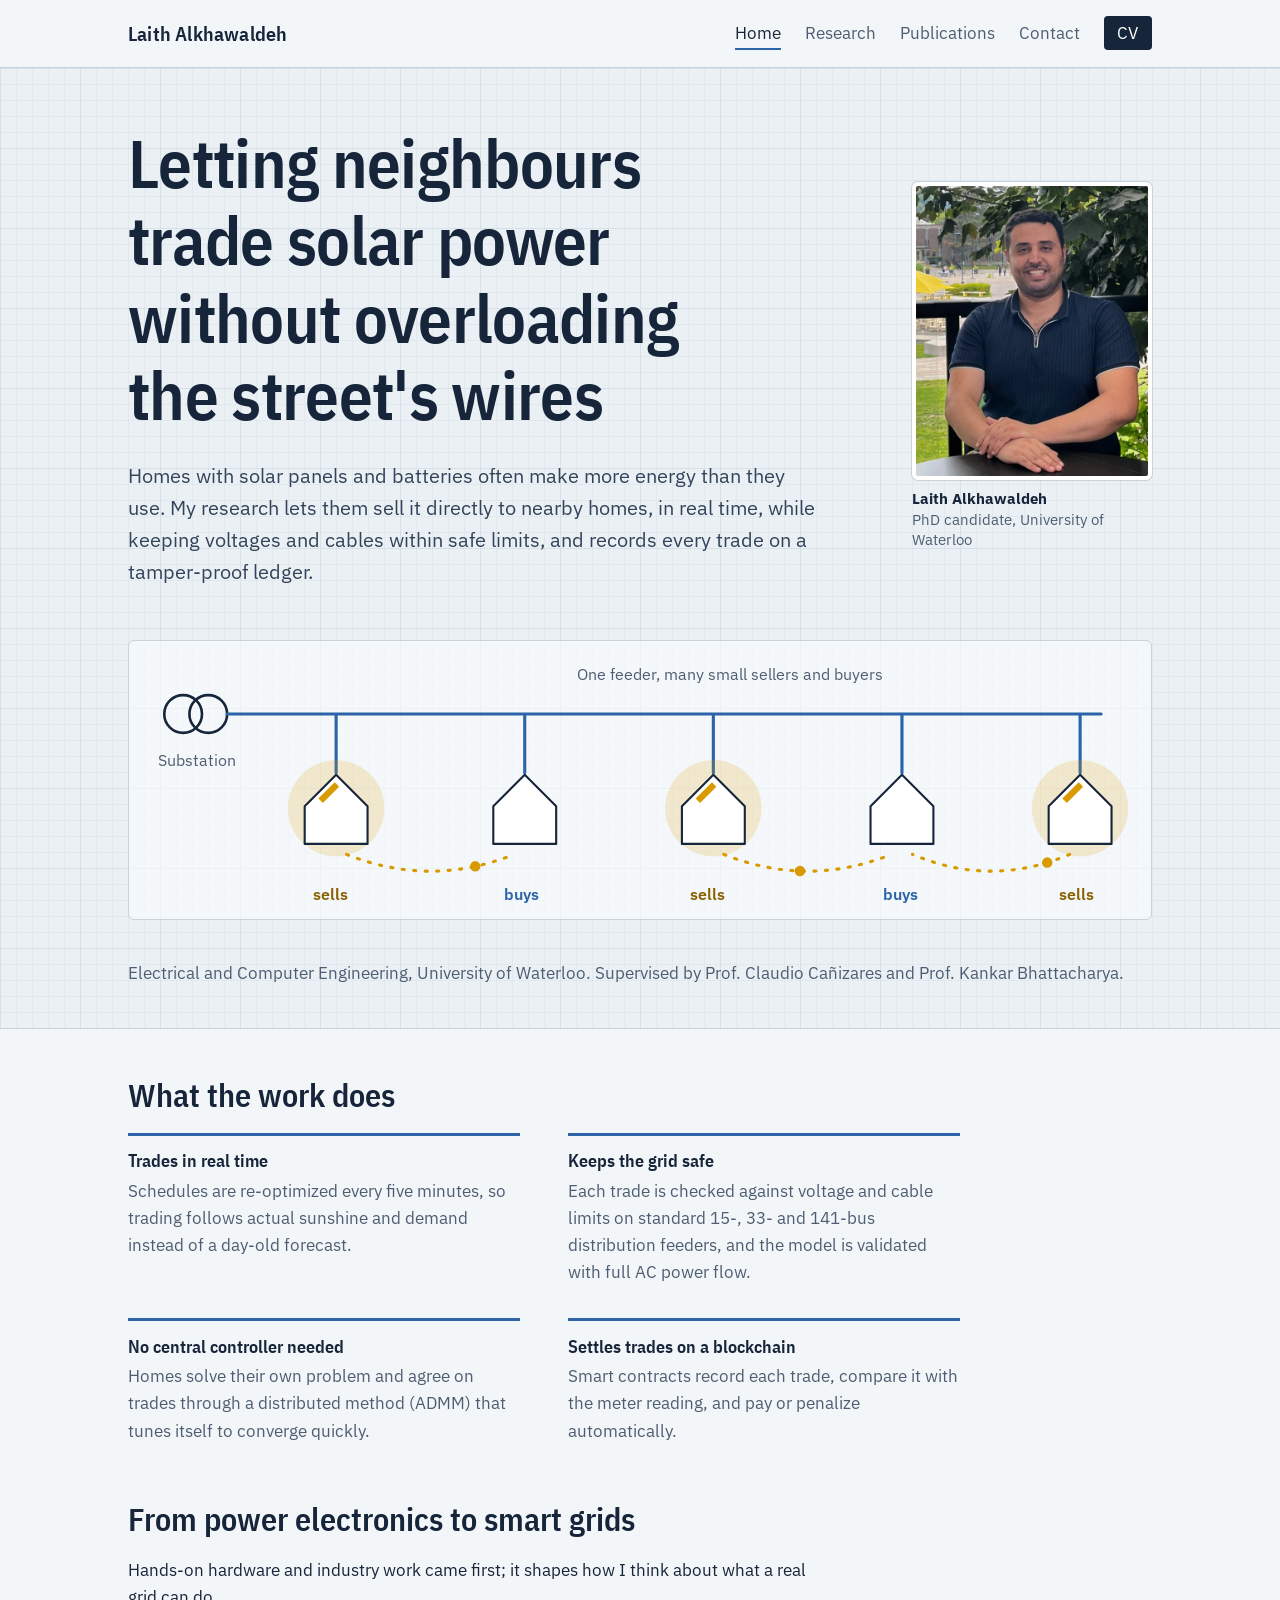
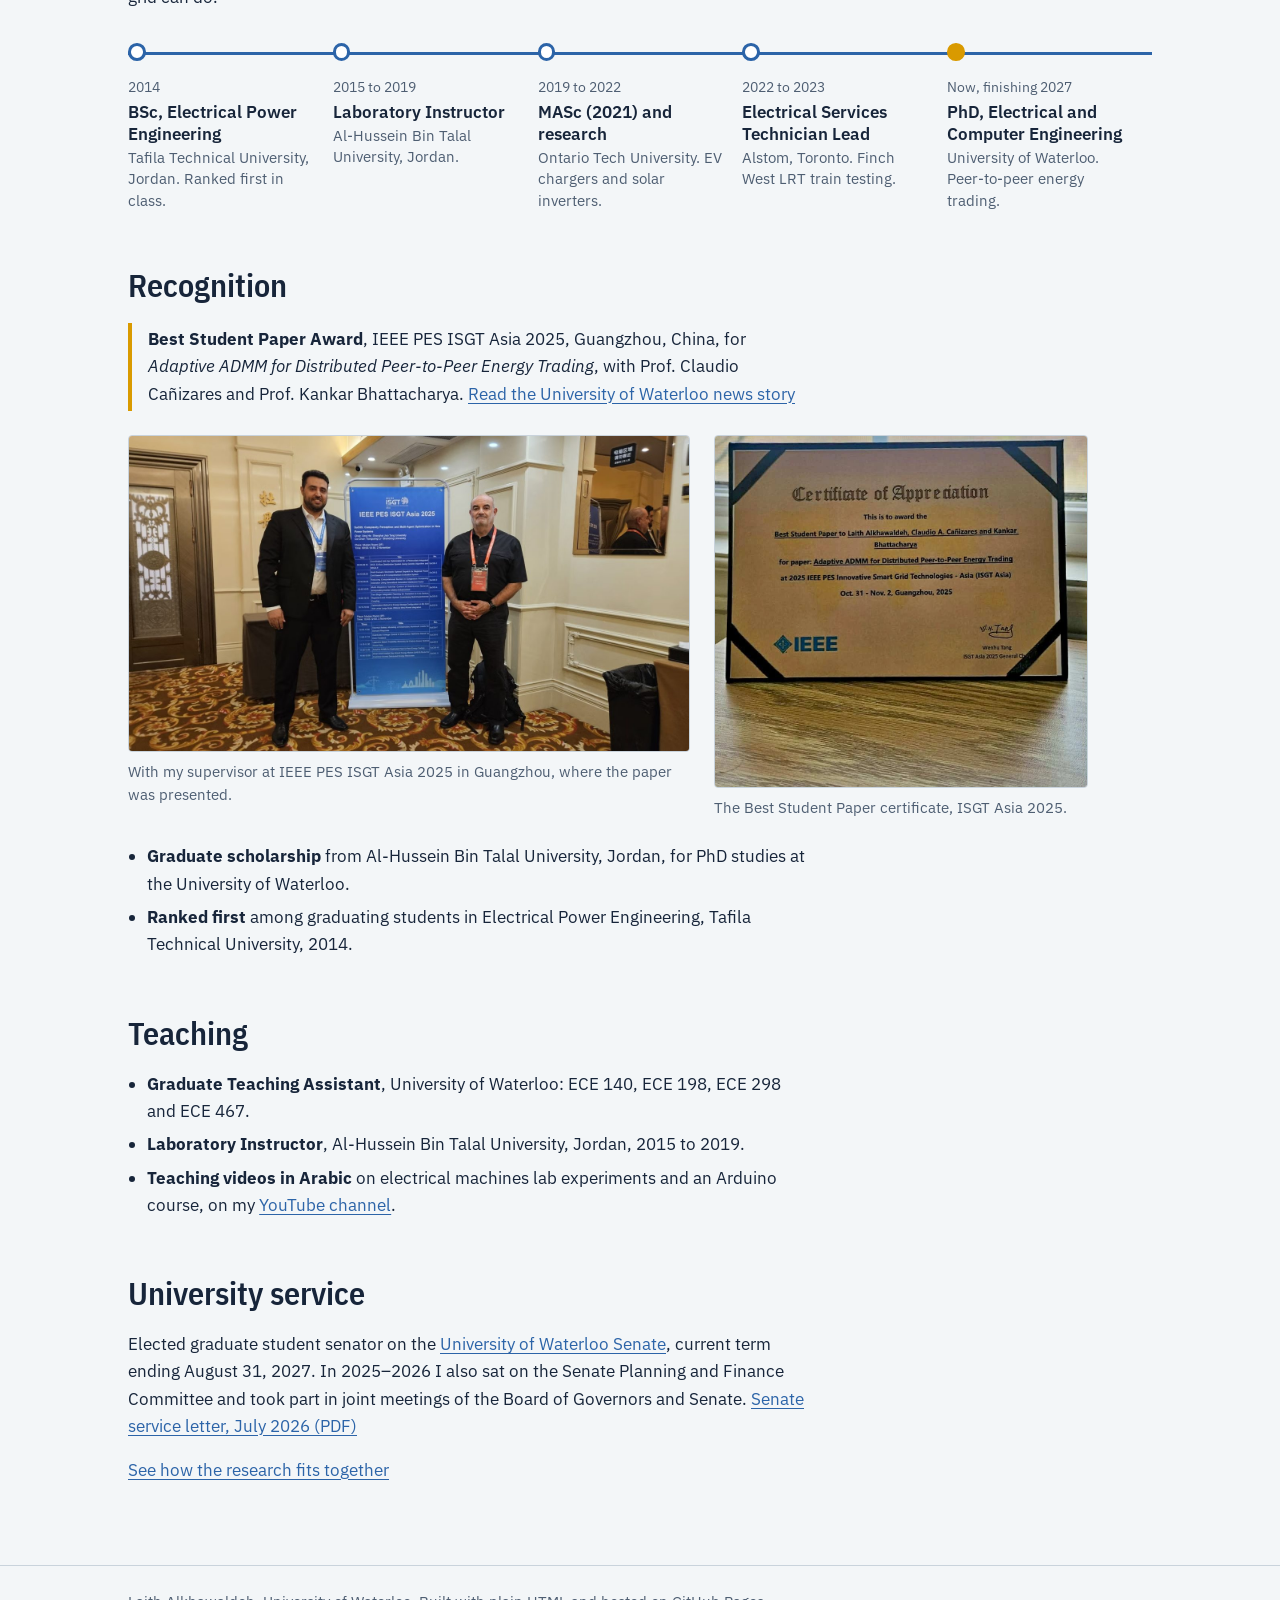
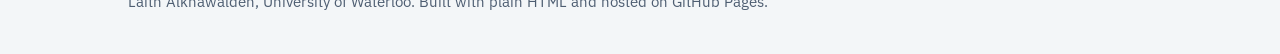
<file: index.html>
<!doctype html>
<html lang="en">
<head>
  <meta charset="utf-8">
  <meta name="viewport" content="width=device-width, initial-scale=1">
  <title>Laith Alkhawaldeh — Peer-to-peer energy trading research</title>
  <meta name="description" content="PhD research at the University of Waterloo: letting homes with solar trade energy with their neighbours in real time, without overloading the local grid.">
  <meta property="og:title" content="Laith Alkhawaldeh: peer-to-peer energy trading research">
  <meta property="og:description" content="PhD research at the University of Waterloo: homes with solar and batteries trading energy with neighbours in real time, while keeping the grid safe.">
  <meta property="og:image" content="https://laith1992.github.io/images/og-card.png">
  <meta property="og:url" content="https://laith1992.github.io/">
  <meta property="og:type" content="website">
  <meta name="twitter:card" content="summary_large_image">
  <link rel="preconnect" href="https://fonts.googleapis.com">
  <link rel="preconnect" href="https://fonts.gstatic.com" crossorigin>
  <link href="https://fonts.googleapis.com/css2?family=IBM+Plex+Sans+Condensed:wght@500;600&family=IBM+Plex+Sans:ital,wght@0,400;0,600;1,400&display=swap" rel="stylesheet">
  <link rel="stylesheet" href="style.css">
</head>
<body>
  <header class="site-head">
    <div class="wrap">
      <a class="name" href="index.html">Laith Alkhawaldeh</a>
      <nav aria-label="Main">
        <ul class="nav">
          <li><a href="index.html" aria-current="page">Home</a></li>
          <li><a href="research.html">Research</a></li>
          <li><a href="publications.html">Publications</a></li>
          <li><a href="contact.html">Contact</a></li>
          <li><a class="cv-link" href="cv.pdf">CV</a></li>
        </ul>
      </nav>
    </div>
  </header>

  <div class="hero-band">
    <div class="wrap hero">
      <div class="hero-top">
        <div class="hero-text">
          <h1>Letting neighbours trade solar power without overloading the street's wires</h1>
          <p class="lede">Homes with solar panels and batteries often make more energy than they use. My research lets them sell it directly to nearby homes, in real time, while keeping voltages and cables within safe limits, and records every trade on a tamper-proof ledger.</p>
        </div>
        <figure class="hero-photo">
          <img src="images/laith.jpg" width="560" height="700" alt="Laith Alkhawaldeh smiling, seated on a terrace on the University of Waterloo campus.">
          <figcaption><strong>Laith Alkhawaldeh</strong><br>PhD candidate, University of Waterloo</figcaption>
        </figure>
      </div>

      <svg class="feeder" viewBox="0 0 960 250" role="img" aria-labelledby="feeder-title feeder-desc">
        <title id="feeder-title">A neighbourhood feeder with homes trading energy</title>
        <desc id="feeder-desc">A substation feeds one line that serves five homes. Three homes have solar panels and send energy to their neighbours along the same line.</desc>
        <circle class="sub" cx="44" cy="62" r="18"/>
        <circle class="sub" cx="68" cy="62" r="18"/>
        <text x="20" y="112">Substation</text>
        <path class="line" d="M86 62 H920 M190 62 V118 M370 62 V118 M550 62 V118 M730 62 V118 M900 62 V118"/>
        <circle class="glow" cx="190" cy="152" r="46"/>
        <circle class="glow" cx="550" cy="152" r="46"/>
        <circle class="glow" cx="900" cy="152" r="46"/>
        <path class="house" d="M160 150 L190 120 L220 150 V186 H160 Z"/>
        <rect class="pv" x="172" y="134" width="22" height="6" transform="rotate(-45 183 137)"/>
        <path class="house" d="M340 150 L370 120 L400 150 V186 H340 Z"/>
        <path class="house" d="M520 150 L550 120 L580 150 V186 H520 Z"/>
        <rect class="pv" x="532" y="134" width="22" height="6" transform="rotate(-45 543 137)"/>
        <path class="house" d="M700 150 L730 120 L760 150 V186 H700 Z"/>
        <path class="house" d="M870 150 L900 120 L930 150 V186 H870 Z"/>
        <rect class="pv" x="882" y="134" width="22" height="6" transform="rotate(-45 893 137)"/>
        <path id="t1" class="trade" d="M200 196 Q280 228 360 196"/>
        <path id="t2" class="trade" d="M560 196 Q640 228 720 196"/>
        <path id="t3" class="trade" d="M890 196 Q815 228 740 196"/>
        <circle class="packet" r="5"><animateMotion dur="2.6s" repeatCount="indefinite"><mpath href="#t1"/></animateMotion></circle>
        <circle class="packet" r="5"><animateMotion dur="2.6s" begin="0.8s" repeatCount="indefinite"><mpath href="#t2"/></animateMotion></circle>
        <circle class="packet" r="5"><animateMotion dur="2.6s" begin="1.6s" repeatCount="indefinite"><mpath href="#t3"/></animateMotion></circle>
        <text class="label-sell" x="168" y="240">sells</text>
        <text class="label-buy" x="350" y="240">buys</text>
        <text class="label-sell" x="528" y="240">sells</text>
        <text class="label-buy" x="712" y="240">buys</text>
        <text class="label-sell" x="880" y="240">sells</text>
        <text x="420" y="30">One feeder, many small sellers and buyers</text>
      </svg>

      <p class="who">Electrical and Computer Engineering, University of Waterloo. Supervised by Prof. Claudio Cañizares and Prof. Kankar Bhattacharya.</p>
    </div>
  </div>

  <main class="wrap home-main">
    <section aria-labelledby="what">
      <h2 id="what">What the work does</h2>
      <ul class="points">
        <li>
          <h3>Trades in real time</h3>
          <p>Schedules are re-optimized every five minutes, so trading follows actual sunshine and demand instead of a day-old forecast.</p>
        </li>
        <li>
          <h3>Keeps the grid safe</h3>
          <p>Each trade is checked against voltage and cable limits on standard 15-, 33- and 141-bus distribution feeders, and the model is validated with full AC power flow.</p>
        </li>
        <li>
          <h3>No central controller needed</h3>
          <p>Homes solve their own problem and agree on trades through a distributed method (ADMM) that tunes itself to converge quickly.</p>
        </li>
        <li>
          <h3>Settles trades on a blockchain</h3>
          <p>Smart contracts record each trade, compare it with the meter reading, and pay or penalize automatically.</p>
        </li>
      </ul>
    </section>

    <section aria-labelledby="path">
      <h2 id="path">From power electronics to smart grids</h2>
      <p class="prose">Hands-on hardware and industry work came first; it shapes how I think about what a real grid can do.</p>
      <ol class="path">
        <li><span class="when">2014</span><span class="what">BSc, Electrical Power Engineering</span><span class="where">Tafila Technical University, Jordan. Ranked first in class.</span></li>
        <li><span class="when">2015 to 2019</span><span class="what">Laboratory Instructor</span><span class="where">Al-Hussein Bin Talal University, Jordan.</span></li>
        <li><span class="when">2019 to 2022</span><span class="what">MASc (2021) and research</span><span class="where">Ontario Tech University. EV chargers and solar inverters.</span></li>
        <li><span class="when">2022 to 2023</span><span class="what">Electrical Services Technician Lead</span><span class="where">Alstom, Toronto. Finch West LRT train testing.</span></li>
        <li class="now"><span class="when">Now, finishing 2027</span><span class="what">PhD, Electrical and Computer Engineering</span><span class="where">University of Waterloo. Peer-to-peer energy trading.</span></li>
      </ol>
    </section>

    <section aria-labelledby="recognition">
      <h2 id="recognition">Recognition</h2>
      <p class="award"><strong>Best Student Paper Award</strong>, IEEE PES ISGT Asia 2025, Guangzhou, China, for <em>Adaptive ADMM for Distributed Peer-to-Peer Energy Trading</em>, with Prof. Claudio Cañizares and Prof. Kankar Bhattacharya. <a href="https://uwaterloo.ca/electrical-computer-engineering/news/electrical-and-computer-engineering-phd-student-laith">Read the University of Waterloo news story</a></p>
      <div class="gallery">
        <figure>
          <img src="images/isgt-asia-2025.jpg" width="1400" height="788" loading="lazy" alt="Laith and his supervisor standing either side of the IEEE PES ISGT Asia 2025 session programme board in Guangzhou.">
          <figcaption>With my supervisor at IEEE PES ISGT Asia 2025 in Guangzhou, where the paper was presented.</figcaption>
        </figure>
        <figure>
          <img src="images/award-certificate.jpg" width="990" height="933" loading="lazy" alt="IEEE certificate awarding Best Student Paper to Laith Alkhawaldeh, Claudio A. Cañizares and Kankar Bhattacharya, ISGT Asia 2025, Oct. 31 to Nov. 2, Guangzhou.">
          <figcaption>The Best Student Paper certificate, ISGT Asia 2025.</figcaption>
        </figure>
      </div>
      <ul class="honours">
        <li><strong>Graduate scholarship</strong> from Al-Hussein Bin Talal University, Jordan, for PhD studies at the University of Waterloo.</li>
        <li><strong>Ranked first</strong> among graduating students in Electrical Power Engineering, Tafila Technical University, 2014.</li>
      </ul>
    </section>

    <section aria-labelledby="teaching">
      <h2 id="teaching">Teaching</h2>
      <ul class="honours">
        <li><strong>Graduate Teaching Assistant</strong>, University of Waterloo: ECE 140, ECE 198, ECE 298 and ECE 467.</li>
        <li><strong>Laboratory Instructor</strong>, Al-Hussein Bin Talal University, Jordan, 2015 to 2019.</li>
        <li><strong>Teaching videos in Arabic</strong> on electrical machines lab experiments and an Arduino course, on my <a href="https://www.youtube.com/@laithbasem1">YouTube channel</a>.</li>
      </ul>
    </section>

    <section aria-labelledby="service">
      <h2 id="service">University service</h2>
      <p class="prose">Elected graduate student senator on the <a href="https://uwaterloo.ca/secretariat/governing-bodies/senate">University of Waterloo Senate</a>, current term ending August 31, 2027. In 2025–2026 I also sat on the Senate Planning and Finance Committee and took part in joint meetings of the Board of Governors and Senate. <a href="docs/senate-service-letter-2026.pdf">Senate service letter, July 2026 (PDF)</a></p>
      <p><a href="research.html">See how the research fits together</a></p>
    </section>
  </main>

  <footer class="site-foot">
    <div class="wrap">Laith Alkhawaldeh, University of Waterloo. Built with plain HTML and hosted on GitHub Pages.</div>
  </footer>
</body>
</html>
</file>
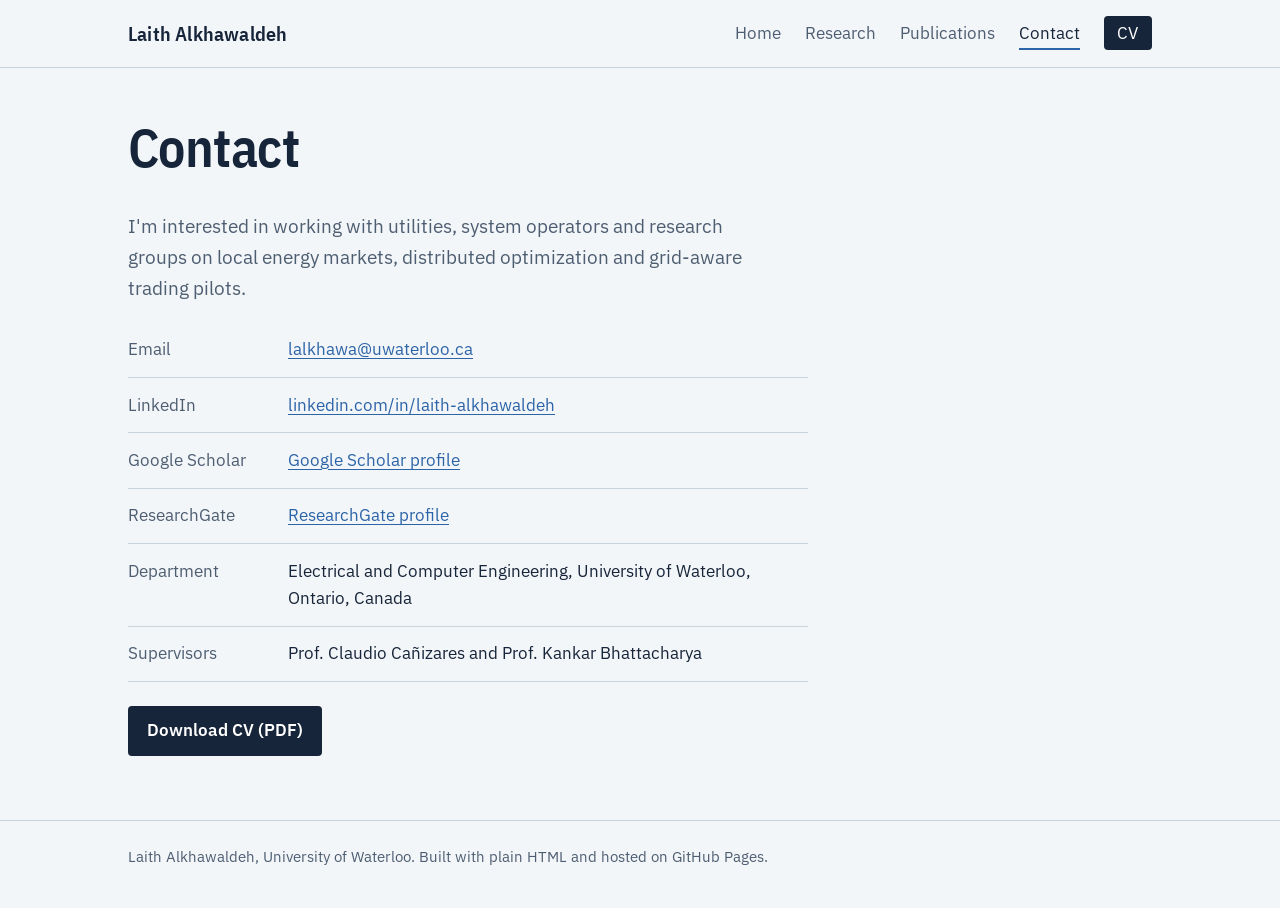
<file: contact.html>
<!doctype html>
<html lang="en">
<head>
  <meta charset="utf-8">
  <meta name="viewport" content="width=device-width, initial-scale=1">
  <title>Contact — Laith Alkhawaldeh</title>
  <meta name="description" content="Contact Laith Alkhawaldeh, PhD candidate in Electrical and Computer Engineering at the University of Waterloo.">
  <link rel="preconnect" href="https://fonts.googleapis.com">
  <link rel="preconnect" href="https://fonts.gstatic.com" crossorigin>
  <link href="https://fonts.googleapis.com/css2?family=IBM+Plex+Sans+Condensed:wght@500;600&family=IBM+Plex+Sans:ital,wght@0,400;0,600;1,400&display=swap" rel="stylesheet">
  <link rel="stylesheet" href="style.css">
</head>
<body>
  <header class="site-head">
    <div class="wrap">
      <a class="name" href="index.html">Laith Alkhawaldeh</a>
      <nav aria-label="Main">
        <ul class="nav">
          <li><a href="index.html">Home</a></li>
          <li><a href="research.html">Research</a></li>
          <li><a href="publications.html">Publications</a></li>
          <li><a href="contact.html" aria-current="page">Contact</a></li>
          <li><a class="cv-link" href="cv.pdf">CV</a></li>
        </ul>
      </nav>
    </div>
  </header>

  <main class="wrap">
    <h1>Contact</h1>
    <p class="lede">I'm interested in working with utilities, system operators and research groups on local energy markets, distributed optimization and grid-aware trading pilots.</p>

    <ul class="contact">
      <li><span>Email</span><a href="mailto:lalkhawa@uwaterloo.ca">lalkhawa@uwaterloo.ca</a></li>
      <li><span>LinkedIn</span><a href="https://www.linkedin.com/in/laith-alkhawaldeh-11640027b/">linkedin.com/in/laith-alkhawaldeh</a></li>
      <li><span>Google Scholar</span><a href="https://scholar.google.com/citations?user=9zYAplsAAAAJ&amp;hl=en">Google Scholar profile</a></li>
      <li><span>ResearchGate</span><a href="https://www.researchgate.net/profile/Laith-Alkhawaldeh">ResearchGate profile</a></li>
      <li><span>Department</span>Electrical and Computer Engineering, University of Waterloo, Ontario, Canada</li>
      <li><span>Supervisors</span>Prof. Claudio Cañizares and Prof. Kankar Bhattacharya</li>
    </ul>

    <a class="button" href="cv.pdf">Download CV (PDF)</a>
  </main>

  <footer class="site-foot">
    <div class="wrap">Laith Alkhawaldeh, University of Waterloo. Built with plain HTML and hosted on GitHub Pages.</div>
  </footer>
</body>
</html>
</file>
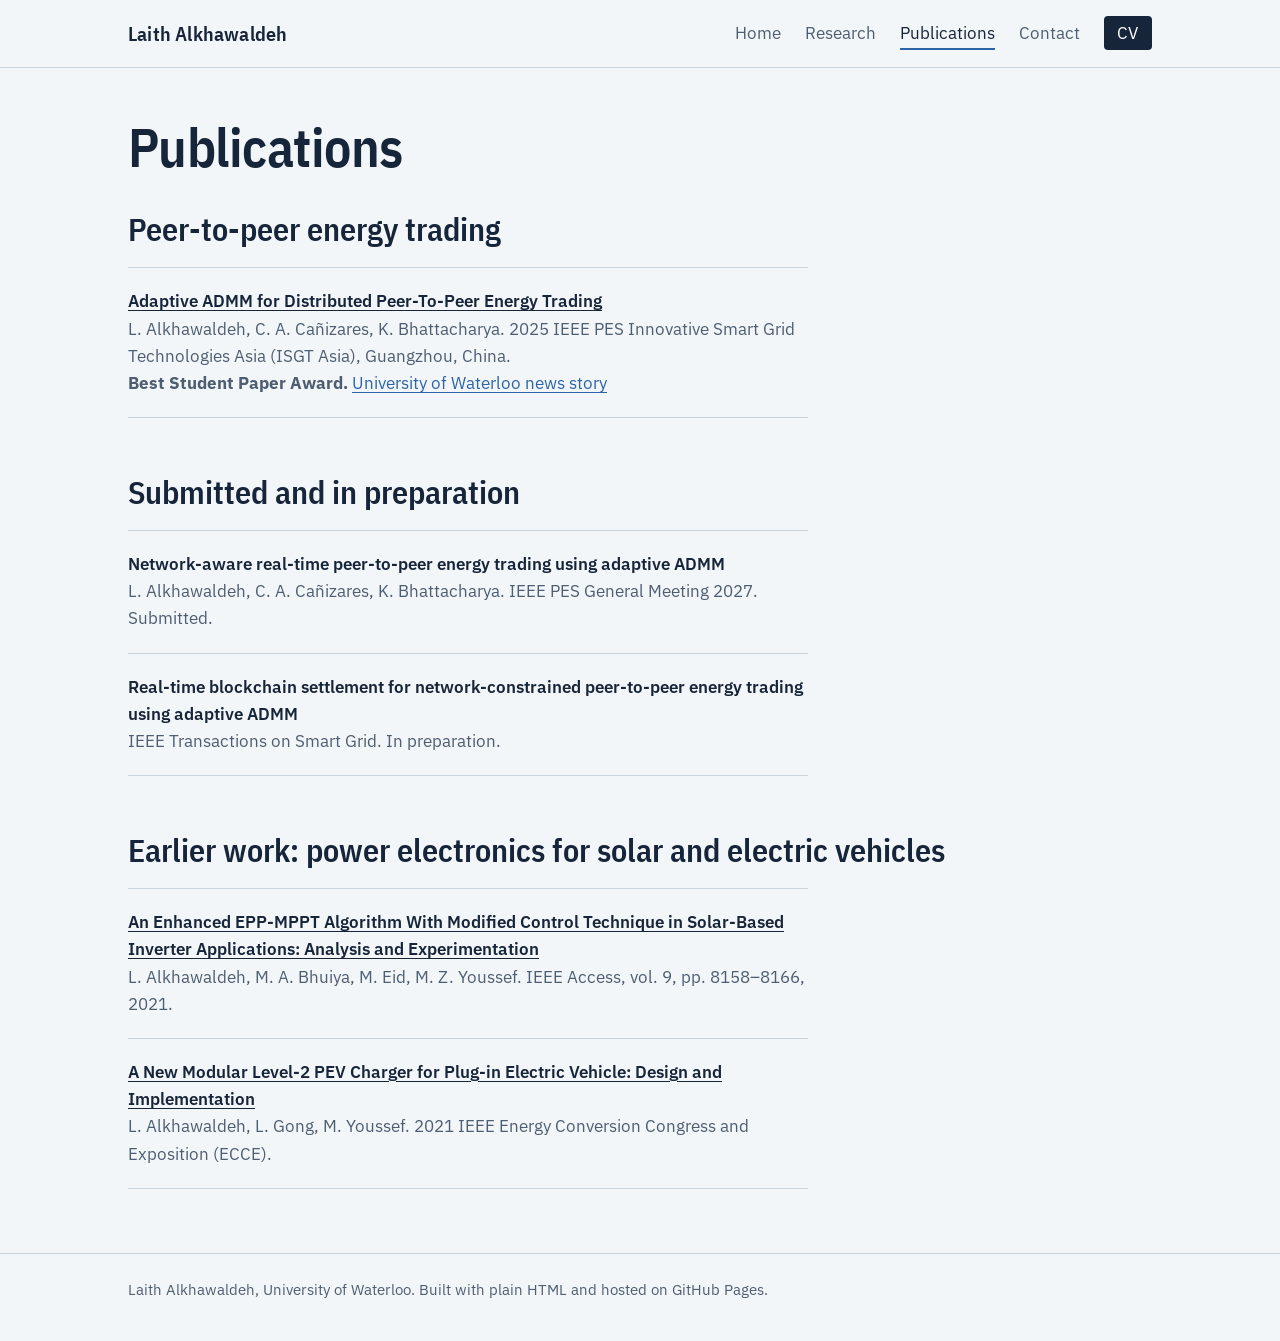
<file: publications.html>
<!doctype html>
<html lang="en">
<head>
  <meta charset="utf-8">
  <meta name="viewport" content="width=device-width, initial-scale=1">
  <title>Publications — Laith Alkhawaldeh</title>
  <meta name="description" content="Publications on peer-to-peer energy trading, adaptive ADMM, real-time MPC and blockchain settlement.">
  <link rel="preconnect" href="https://fonts.googleapis.com">
  <link rel="preconnect" href="https://fonts.gstatic.com" crossorigin>
  <link href="https://fonts.googleapis.com/css2?family=IBM+Plex+Sans+Condensed:wght@500;600&family=IBM+Plex+Sans:ital,wght@0,400;0,600;1,400&display=swap" rel="stylesheet">
  <link rel="stylesheet" href="style.css">
</head>
<body>
  <header class="site-head">
    <div class="wrap">
      <a class="name" href="index.html">Laith Alkhawaldeh</a>
      <nav aria-label="Main">
        <ul class="nav">
          <li><a href="index.html">Home</a></li>
          <li><a href="research.html">Research</a></li>
          <li><a href="publications.html" aria-current="page">Publications</a></li>
          <li><a href="contact.html">Contact</a></li>
          <li><a class="cv-link" href="cv.pdf">CV</a></li>
        </ul>
      </nav>
    </div>
  </header>

  <main class="wrap">
    <h1>Publications</h1>

    <section aria-labelledby="published">
      <h2 id="published">Peer-to-peer energy trading</h2>
      <ul class="pubs">
        <li>
          <a class="title" href="https://ieeexplore.ieee.org/document/11431487">Adaptive ADMM for Distributed Peer-To-Peer Energy Trading</a>
          <span class="venue">L. Alkhawaldeh, C. A. Cañizares, K. Bhattacharya. 2025 IEEE PES Innovative Smart Grid Technologies Asia (ISGT Asia), Guangzhou, China.</span>
          <span class="venue"><strong>Best Student Paper Award.</strong> <a href="https://uwaterloo.ca/electrical-computer-engineering/news/electrical-and-computer-engineering-phd-student-laith">University of Waterloo news story</a></span>
        </li>
      </ul>
    </section>

    <section aria-labelledby="review">
      <h2 id="review">Submitted and in preparation</h2>
      <ul class="pubs">
        <li>
          <span class="title">Network-aware real-time peer-to-peer energy trading using adaptive ADMM</span>
          <span class="venue">L. Alkhawaldeh, C. A. Cañizares, K. Bhattacharya. IEEE PES General Meeting 2027. Submitted.</span>
        </li>
        <li>
          <span class="title">Real-time blockchain settlement for network-constrained peer-to-peer energy trading using adaptive ADMM</span>
          <span class="venue">IEEE Transactions on Smart Grid. In preparation.</span>
        </li>
      </ul>
    </section>
    <section aria-labelledby="earlier">
      <h2 id="earlier">Earlier work: power electronics for solar and electric vehicles</h2>
      <ul class="pubs">
        <li>
          <a class="title" href="https://ieeexplore.ieee.org/document/9316246">An Enhanced EPP-MPPT Algorithm With Modified Control Technique in Solar-Based Inverter Applications: Analysis and Experimentation</a>
          <span class="venue">L. Alkhawaldeh, M. A. Bhuiya, M. Eid, M. Z. Youssef. IEEE Access, vol. 9, pp. 8158–8166, 2021.</span>
        </li>
        <li>
          <a class="title" href="https://ieeexplore.ieee.org/document/9594962">A New Modular Level-2 PEV Charger for Plug-in Electric Vehicle: Design and Implementation</a>
          <span class="venue">L. Alkhawaldeh, L. Gong, M. Youssef. 2021 IEEE Energy Conversion Congress and Exposition (ECCE).</span>
        </li>
      </ul>
    </section>
  </main>

  <footer class="site-foot">
    <div class="wrap">Laith Alkhawaldeh, University of Waterloo. Built with plain HTML and hosted on GitHub Pages.</div>
  </footer>
</body>
</html>
</file>
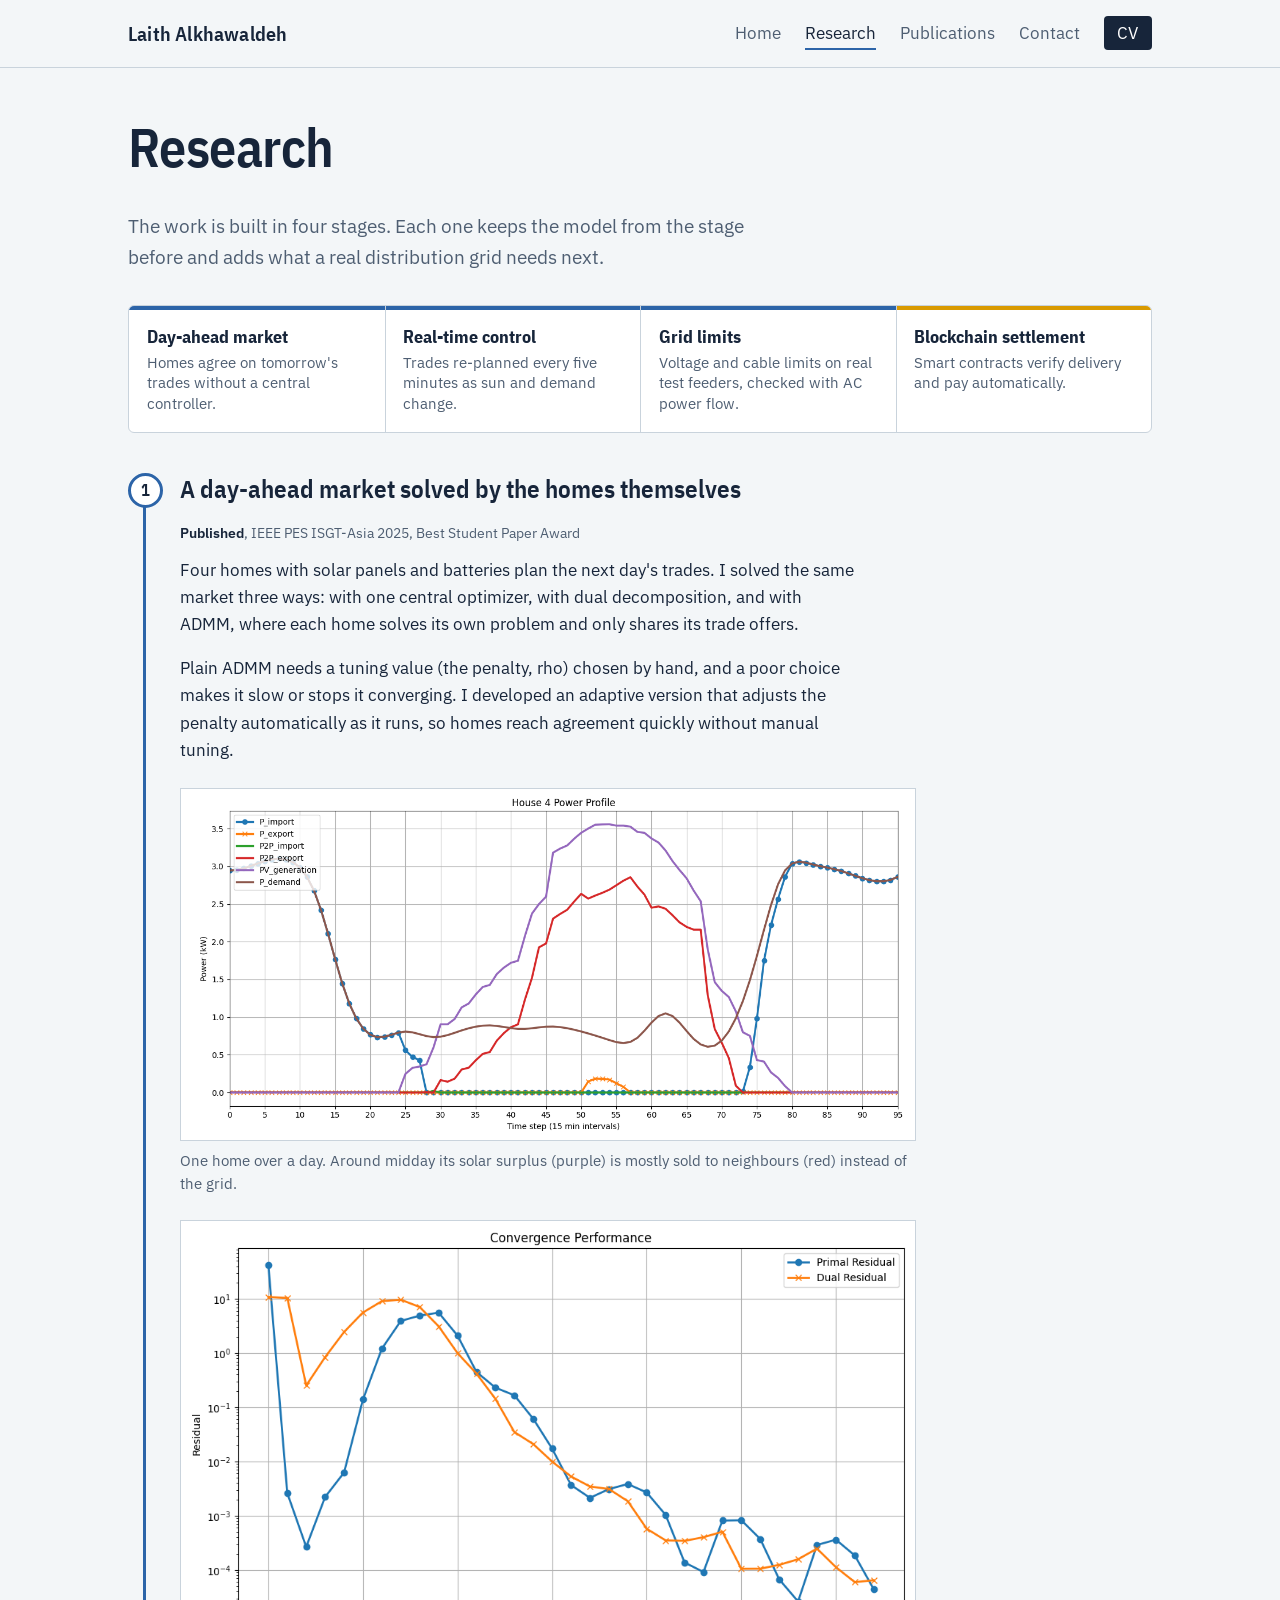
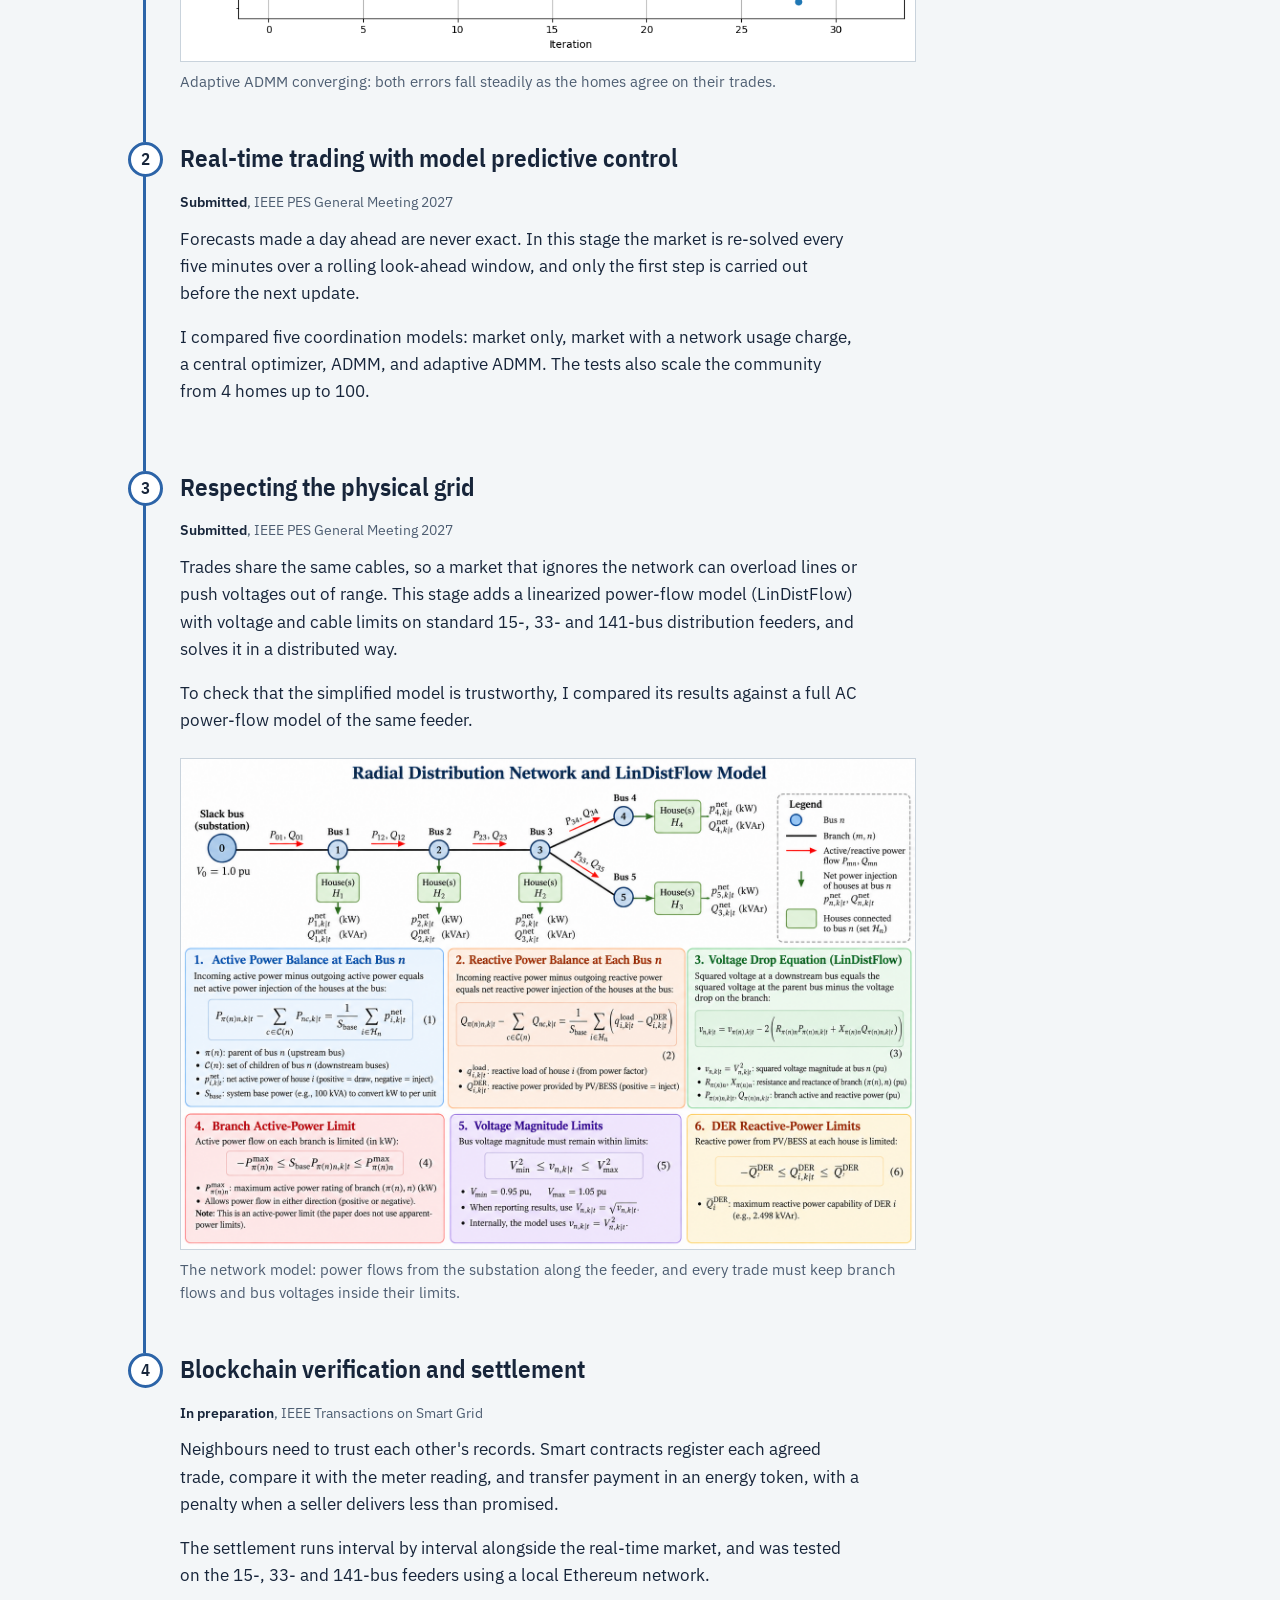
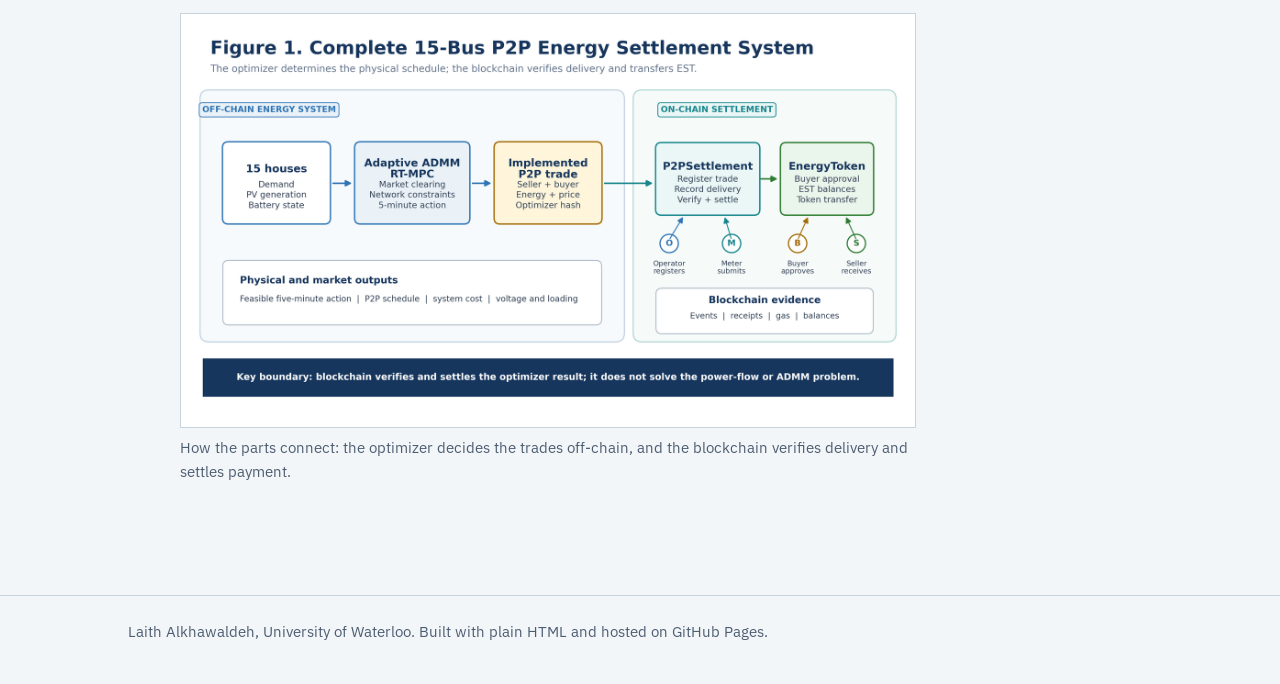
<file: research.html>
<!doctype html>
<html lang="en">
<head>
  <meta charset="utf-8">
  <meta name="viewport" content="width=device-width, initial-scale=1">
  <title>Research — Laith Alkhawaldeh</title>
  <meta name="description" content="Four stages of PhD research on peer-to-peer energy trading: day-ahead market, real-time MPC, network and AC validation, and blockchain settlement.">
  <link rel="preconnect" href="https://fonts.googleapis.com">
  <link rel="preconnect" href="https://fonts.gstatic.com" crossorigin>
  <link href="https://fonts.googleapis.com/css2?family=IBM+Plex+Sans+Condensed:wght@500;600&family=IBM+Plex+Sans:ital,wght@0,400;0,600;1,400&display=swap" rel="stylesheet">
  <link rel="stylesheet" href="style.css">
</head>
<body>
  <header class="site-head">
    <div class="wrap">
      <a class="name" href="index.html">Laith Alkhawaldeh</a>
      <nav aria-label="Main">
        <ul class="nav">
          <li><a href="index.html">Home</a></li>
          <li><a href="research.html" aria-current="page">Research</a></li>
          <li><a href="publications.html">Publications</a></li>
          <li><a href="contact.html">Contact</a></li>
          <li><a class="cv-link" href="cv.pdf">CV</a></li>
        </ul>
      </nav>
    </div>
  </header>

  <main class="wrap">
    <h1>Research</h1>
    <p class="lede">The work is built in four stages. Each one keeps the model from the stage before and adds what a real distribution grid needs next.</p>

    <ul class="overview" aria-label="Stages">
      <li><a href="#stage-1"><b>Day-ahead market</b><span>Homes agree on tomorrow's trades without a central controller.</span></a></li>
      <li><a href="#stage-2"><b>Real-time control</b><span>Trades re-planned every five minutes as sun and demand change.</span></a></li>
      <li><a href="#stage-3"><b>Grid limits</b><span>Voltage and cable limits on real test feeders, checked with AC power flow.</span></a></li>
      <li><a href="#stage-4"><b>Blockchain settlement</b><span>Smart contracts verify delivery and pay automatically.</span></a></li>
    </ul>

    <ol class="stages">
      <li class="stage" id="stage-1">
        <h2>A day-ahead market solved by the homes themselves</h2>
        <span class="status"><b>Published</b>, IEEE PES ISGT-Asia 2025, Best Student Paper Award</span>
        <p>Four homes with solar panels and batteries plan the next day's trades. I solved the same market three ways: with one central optimizer, with dual decomposition, and with ADMM, where each home solves its own problem and only shares its trade offers.</p>
        <p>Plain ADMM needs a tuning value (the penalty, rho) chosen by hand, and a poor choice makes it slow or stops it converging. I developed an adaptive version that adjusts the penalty automatically as it runs, so homes reach agreement quickly without manual tuning.</p>
        <figure>
          <img src="images/house-power-profile.png" width="1280" height="612" loading="lazy"
               alt="Line chart of one home's power over a day in 15-minute steps. At midday its solar output peaks and most of the surplus is sold to neighbours rather than exported to the grid.">
          <figcaption>One home over a day. Around midday its solar surplus (purple) is mostly sold to neighbours (red) instead of the grid.</figcaption>
        </figure>
        <figure>
          <img src="images/adaptive-admm-convergence.png" width="1000" height="600" loading="lazy"
               alt="Log-scale chart of primal and dual residuals over about 30 ADMM iterations, both falling by several orders of magnitude.">
          <figcaption>Adaptive ADMM converging: both errors fall steadily as the homes agree on their trades.</figcaption>
        </figure>
      </li>

      <li class="stage" id="stage-2">
        <h2>Real-time trading with model predictive control</h2>
        <span class="status"><b>Submitted</b>, IEEE PES General Meeting 2027</span>
        <p>Forecasts made a day ahead are never exact. In this stage the market is re-solved every five minutes over a rolling look-ahead window, and only the first step is carried out before the next update.</p>
        <p>I compared five coordination models: market only, market with a network usage charge, a central optimizer, ADMM, and adaptive ADMM. The tests also scale the community from 4 homes up to 100.</p>
      </li>

      <li class="stage" id="stage-3">
        <h2>Respecting the physical grid</h2>
        <span class="status"><b>Submitted</b>, IEEE PES General Meeting 2027</span>
        <p>Trades share the same cables, so a market that ignores the network can overload lines or push voltages out of range. This stage adds a linearized power-flow model (LinDistFlow) with voltage and cable limits on standard 15-, 33- and 141-bus distribution feeders, and solves it in a distributed way.</p>
        <p>To check that the simplified model is trustworthy, I compared its results against a full AC power-flow model of the same feeder.</p>
        <figure>
          <img src="images/network-model.png" width="1536" height="1024" loading="lazy"
               alt="Diagram of a radial distribution feeder from the substation to five buses with homes, and the six LinDistFlow equations: power balance, voltage drop, branch limits, voltage limits and reactive-power limits.">
          <figcaption>The network model: power flows from the substation along the feeder, and every trade must keep branch flows and bus voltages inside their limits.</figcaption>
        </figure>
      </li>

      <li class="stage" id="stage-4">
        <h2>Blockchain verification and settlement</h2>
        <span class="status"><b>In preparation</b>, IEEE Transactions on Smart Grid</span>
        <p>Neighbours need to trust each other's records. Smart contracts register each agreed trade, compare it with the meter reading, and transfer payment in an energy token, with a penalty when a seller delivers less than promised.</p>
        <p>The settlement runs interval by interval alongside the real-time market, and was tested on the 15-, 33- and 141-bus feeders using a local Ethereum network.</p>
        <figure>
          <img src="images/settlement-system.png" width="1600" height="900" loading="lazy"
               alt="Block diagram: an off-chain system where homes and the adaptive ADMM optimizer produce the trade schedule, connected to an on-chain system where the P2PSettlement contract registers, verifies and settles trades and the EnergyToken contract handles payments.">
          <figcaption>How the parts connect: the optimizer decides the trades off-chain, and the blockchain verifies delivery and settles payment.</figcaption>
        </figure>
      </li>
    </ol>
  </main>

  <footer class="site-foot">
    <div class="wrap">Laith Alkhawaldeh, University of Waterloo. Built with plain HTML and hosted on GitHub Pages.</div>
  </footer>
</body>
</html>
</file>
<file: style.css>
/* Laith — research site. Palette taken from distribution single-line drawings:
   drafting paper, conductor ink, phase-blue feeder, solar amber for energy flow. */
:root {
  --paper: #F3F6F8;
  --ink: #17253A;
  --ink-soft: #4E5E72;
  --feeder: #2C64A8;
  --solar: #D99A00;
  --rule: #C9D3DC;
  --white: #FFFFFF;

  --head: "IBM Plex Sans Condensed", "Arial Narrow", sans-serif;
  --body: "IBM Plex Sans", "Segoe UI", system-ui, sans-serif;

  --measure: 68ch;
}

*, *::before, *::after { box-sizing: border-box; }

html { -webkit-text-size-adjust: 100%; }

body {
  margin: 0;
  background: var(--paper);
  color: var(--ink);
  font-family: var(--body);
  font-size: 1.0625rem;
  line-height: 1.6;
}

img { max-width: 100%; height: auto; display: block; }

a { color: var(--feeder); text-underline-offset: 0.18em; }
a:hover { color: var(--ink); }
:focus-visible { outline: 3px solid var(--solar); outline-offset: 3px; border-radius: 2px; }

.wrap { width: min(100% - 2.5rem, 64rem); margin-inline: auto; }
.prose { max-width: var(--measure); }

/* Header */
.site-head { border-bottom: 1px solid var(--rule); background: var(--paper); }
.site-head .wrap { display: flex; flex-wrap: wrap; align-items: baseline; justify-content: space-between; gap: 0.5rem 2rem; padding-block: 1.1rem; }
.name { font-family: var(--head); font-weight: 600; font-size: 1.25rem; color: var(--ink); text-decoration: none; letter-spacing: 0.01em; }
.nav { display: flex; flex-wrap: wrap; gap: 0.25rem 1.5rem; margin: 0; padding: 0; list-style: none; }
.nav a { color: var(--ink-soft); text-decoration: none; padding-block: 0.25rem; border-bottom: 2px solid transparent; }
.nav a:hover { color: var(--ink); }
.nav a[aria-current="page"] { color: var(--ink); border-bottom-color: var(--feeder); }

/* Type scale (1.25) */
h1, h2, h3 { font-family: var(--head); line-height: 1.15; margin: 0 0 0.6em; font-weight: 600; }
h1 { font-size: clamp(2.1rem, 5vw, 3.4rem); letter-spacing: -0.01em; max-width: 20ch; }
h2 { font-size: clamp(1.55rem, 3vw, 2rem); }
h3 { font-size: 1.3rem; }
p { margin: 0 0 1em; }
.lede { font-size: 1.2rem; color: var(--ink-soft); max-width: 58ch; }

main { padding-block: 3rem 4rem; }
section + section { margin-top: 3.5rem; }

/* Hero */
.hero { padding-top: 1rem; }
.hero .who { margin-top: 1.5rem; color: var(--ink-soft); }
.hero .who strong { color: var(--ink); font-weight: 600; }

.feeder { margin: 2.5rem 0 0.5rem; width: 100%; height: auto; }
.feeder .line { stroke: var(--feeder); stroke-width: 3; fill: none; stroke-linecap: round; }
.feeder .house { fill: var(--white); stroke: var(--ink); stroke-width: 2; stroke-linejoin: round; }
.feeder .pv { fill: var(--solar); }
.feeder .sub { fill: none; stroke: var(--ink); stroke-width: 2.5; }
.feeder .trade { fill: none; stroke: var(--solar); stroke-width: 3; stroke-linecap: round; stroke-dasharray: 2 9; }
.feeder text { font-family: var(--body); font-size: 15px; fill: var(--ink-soft); }
.feeder-caption { font-size: 0.95rem; color: var(--ink-soft); max-width: 62ch; }

@media (prefers-reduced-motion: no-preference) {
  .feeder .trade { animation: flow 2.4s linear 0.4s 3 both; }
  @keyframes flow { from { stroke-dashoffset: 66; } to { stroke-dashoffset: 0; } }
}

/* Plain-language points on the home page */
.points { display: grid; gap: 2rem 3rem; grid-template-columns: repeat(2, minmax(0, 1fr)); max-width: 52rem; margin: 0; padding: 0; list-style: none; }
.points li { border-top: 3px solid var(--feeder); padding-top: 0.9rem; }
.points h3 { font-size: 1.15rem; margin-bottom: 0.35em; }
.points p { color: var(--ink-soft); margin: 0; }

.award { border-left: 4px solid var(--solar); padding: 0.2rem 0 0.2rem 1rem; max-width: var(--measure); }

/* Research: stages hang off one vertical feeder, because they build on each other */
.stages { list-style: none; margin: 2.5rem 0 0; padding: 0; counter-reset: stage; }
.stage { position: relative; padding: 0 0 3rem 3.25rem; counter-increment: stage; }
.stage::before { content: ""; position: absolute; left: 0.95rem; top: 0.6rem; bottom: 0; width: 3px; background: var(--feeder); }
.stage:last-child::before { display: none; }
.stage::after {
  content: counter(stage);
  position: absolute; left: 0; top: 0;
  width: 2.2rem; height: 2.2rem; border-radius: 50%;
  display: grid; place-items: center;
  background: var(--white); border: 3px solid var(--feeder);
  font-family: var(--head); font-weight: 600; color: var(--ink);
}
.stage h2 { font-size: 1.55rem; padding-top: 0.15rem; }
.stage p { max-width: var(--measure); }
.status { display: inline-block; font-size: 0.9rem; color: var(--ink-soft); margin-bottom: 0.8rem; }
.status b { color: var(--ink); font-weight: 600; }

figure { margin: 1.5rem 0 0; max-width: 46rem; }
figure img { background: var(--white); border: 1px solid var(--rule); }
figcaption { font-size: 0.92rem; color: var(--ink-soft); margin-top: 0.5rem; }

/* Publications */
.pubs { list-style: none; margin: 0; padding: 0; max-width: var(--measure); }
.pubs li { padding: 1.25rem 0; border-bottom: 1px solid var(--rule); }
.pubs li:first-child { border-top: 1px solid var(--rule); }
.pubs .title { font-weight: 600; display: block; }
.pubs a.title { color: var(--ink); }
.pubs a.title:hover { color: var(--feeder); }
.pubs .venue { color: var(--ink-soft); display: block; }

/* Contact */
.contact { list-style: none; margin: 0; padding: 0; max-width: var(--measure); }
.contact li { display: grid; grid-template-columns: 9rem 1fr; gap: 1rem; padding: 0.85rem 0; border-bottom: 1px solid var(--rule); }
.contact span { color: var(--ink-soft); }

.button { display: inline-block; margin-top: 1.5rem; padding: 0.7rem 1.2rem; background: var(--ink); color: var(--white); text-decoration: none; border-radius: 4px; font-weight: 600; }
.button:hover { background: var(--feeder); color: var(--white); }

/* Footer */
.site-foot { border-top: 1px solid var(--rule); padding-block: 1.5rem 2.5rem; color: var(--ink-soft); font-size: 0.92rem; }

@media (max-width: 34rem) {
  .points { grid-template-columns: 1fr; }
  .contact li { grid-template-columns: 1fr; gap: 0.1rem; }
  .stage { padding-left: 2.9rem; }
}

/* ---------- v2: more visual ---------- */
.site-head .wrap { align-items: center; }
.nav .cv-link { color: var(--white); background: var(--ink); padding: 0.35rem 0.85rem; border-radius: 4px; border-bottom: 0; }
.nav .cv-link:hover { background: var(--feeder); color: var(--white); }

/* Hero sits on drafting paper: a fine grid like a single-line drawing sheet */
.hero-band {
  background-color: #EAF0F4;
  background-image:
    linear-gradient(#D5E0E8 1px, transparent 1px),
    linear-gradient(90deg, #D5E0E8 1px, transparent 1px),
    linear-gradient(#E1E9EF 1px, transparent 1px),
    linear-gradient(90deg, #E1E9EF 1px, transparent 1px);
  background-size: 80px 80px, 80px 80px, 16px 16px, 16px 16px;
  border-bottom: 1px solid var(--rule);
}
.hero-band .wrap { padding-block: 3.5rem 2.5rem; }
.hero-band h1 { font-size: clamp(2.4rem, 6vw, 4.2rem); max-width: 18ch; margin-bottom: 0.4em; }
.hero-band .lede { font-size: 1.25rem; color: #33445A; }
.hero-band .feeder { margin-top: 2rem; background: rgba(255,255,255,0.55); border: 1px solid var(--rule); border-radius: 6px; padding: 0.5rem; }
.hero-band .who { margin: 1.5rem 0 0; }
.feeder .glow { fill: var(--solar); opacity: 0.18; }
.feeder .label-sell { fill: #8A6100; font-weight: 600; }
.feeder .label-buy { fill: var(--feeder); font-weight: 600; }
.feeder .packet { fill: var(--solar); }
@media (prefers-reduced-motion: reduce) { .feeder .packet { display: none; } }

.home-main { padding-top: 3rem; }

/* Career path drawn as a feeder with buses */
.path { list-style: none; margin: 2rem 0 0; padding: 0; display: grid; grid-template-columns: repeat(5, 1fr); position: relative; }
.path::before { content: ""; position: absolute; left: 0; right: 0; top: 0.55rem; height: 3px; background: var(--feeder); }
.path li { position: relative; padding: 2rem 1rem 0 0; }
.path li::before { content: ""; position: absolute; left: 0; top: 0; width: 1.1rem; height: 1.1rem; border-radius: 50%; background: var(--white); border: 3px solid var(--feeder); box-sizing: border-box; }
.path li.now::before { background: var(--solar); border-color: var(--solar); }
.path .when { display: block; font-size: 0.9rem; color: var(--ink-soft); }
.path .what { display: block; font-weight: 600; line-height: 1.3; margin: 0.15rem 0; }
.path .where { display: block; font-size: 0.95rem; color: var(--ink-soft); line-height: 1.4; }
@media (max-width: 52rem) {
  .path { grid-template-columns: 1fr; }
  .path::before { left: 0.45rem; right: auto; top: 0; bottom: 0; width: 3px; height: auto; }
  .path li { padding: 0 0 1.5rem 2.2rem; }
}

/* Research overview: four stages as a strip the reader can jump through */
.overview { display: grid; grid-template-columns: repeat(4, 1fr); gap: 0; margin: 2rem 0 0; padding: 0; list-style: none; border: 1px solid var(--rule); border-radius: 6px; overflow: hidden; background: var(--white); }
.overview li + li { border-left: 1px solid var(--rule); }
.overview a { display: block; height: 100%; padding: 1rem 1.1rem 1.1rem; text-decoration: none; color: var(--ink); border-top: 4px solid var(--feeder); }
.overview li:last-child a { border-top-color: var(--solar); }
.overview a:hover { background: #EEF4F9; }
.overview b { display: block; font-family: var(--head); font-size: 1.1rem; line-height: 1.25; margin-bottom: 0.3rem; }
.overview span { font-size: 0.92rem; color: var(--ink-soft); line-height: 1.4; display: block; }
@media (max-width: 52rem) { .overview { grid-template-columns: 1fr 1fr; } .overview li:nth-child(3) { border-left: 0; } .overview li:nth-child(n+3) { border-top: 1px solid var(--rule); } }
@media (max-width: 34rem) { .overview { grid-template-columns: 1fr; } .overview li + li { border-left: 0; border-top: 1px solid var(--rule); } }
.stage { scroll-margin-top: 1rem; }

/* v3: photo, gallery */
.hero-top { display: grid; grid-template-columns: minmax(0, 1fr) 15rem; gap: 2.5rem; align-items: center; }
.hero-photo { margin: 0; }
.hero-photo img { width: 100%; height: auto; border-radius: 6px; border: 4px solid var(--white); box-shadow: 0 0 0 1px var(--rule); }
.hero-photo figcaption { font-size: 0.92rem; margin-top: 0.6rem; color: var(--ink-soft); line-height: 1.4; }
.hero-photo figcaption strong { color: var(--ink); }
@media (max-width: 46rem) {
  .hero-top { grid-template-columns: 1fr; gap: 1.5rem; }
  .hero-photo { max-width: 11rem; order: -1; }
}
.gallery { display: grid; grid-template-columns: 1.5fr 1fr; gap: 1.5rem; margin: 1.5rem 0; align-items: start; max-width: 60rem; }
.gallery figure { margin: 0; max-width: none; }
.gallery img { border-radius: 4px; }
@media (max-width: 40rem) { .gallery { grid-template-columns: 1fr; } }
.honours { margin: 0; padding-left: 1.2rem; max-width: var(--measure); }
.honours li { margin-bottom: 0.4rem; }
</file>
